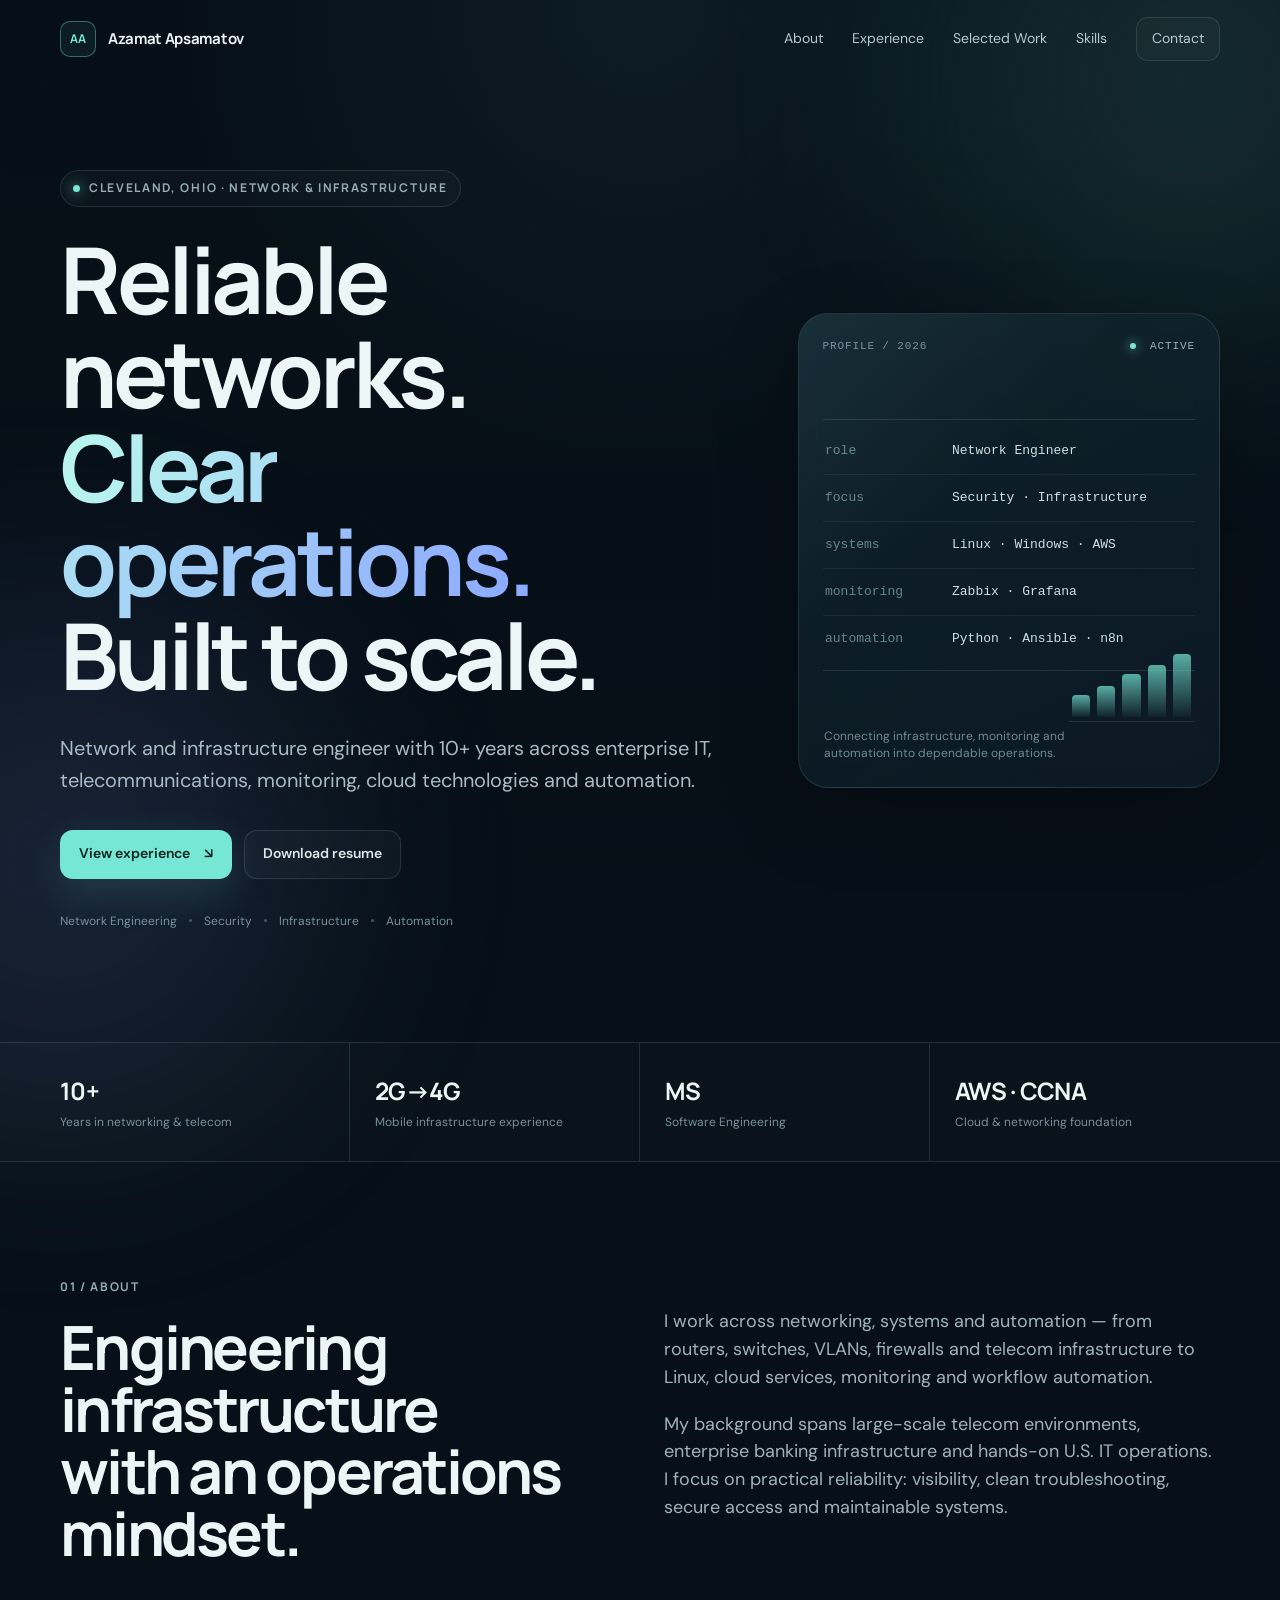
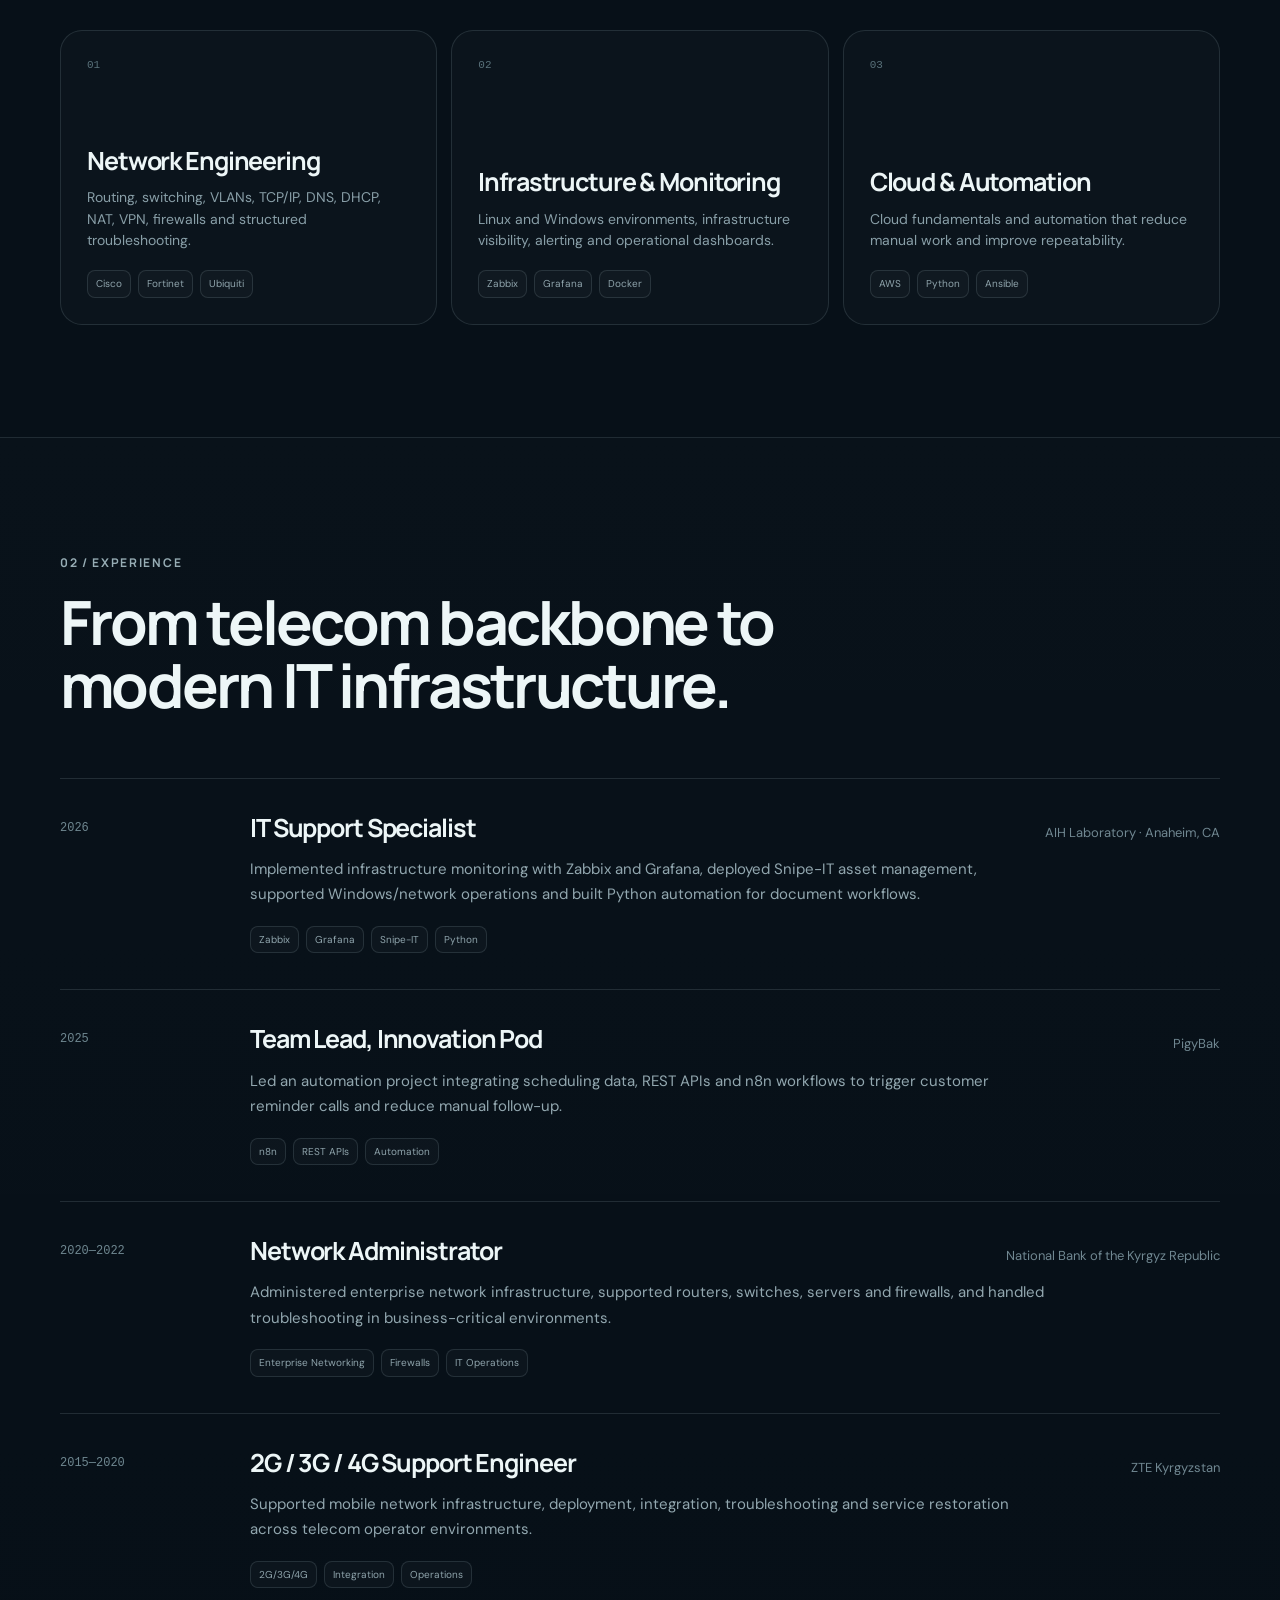
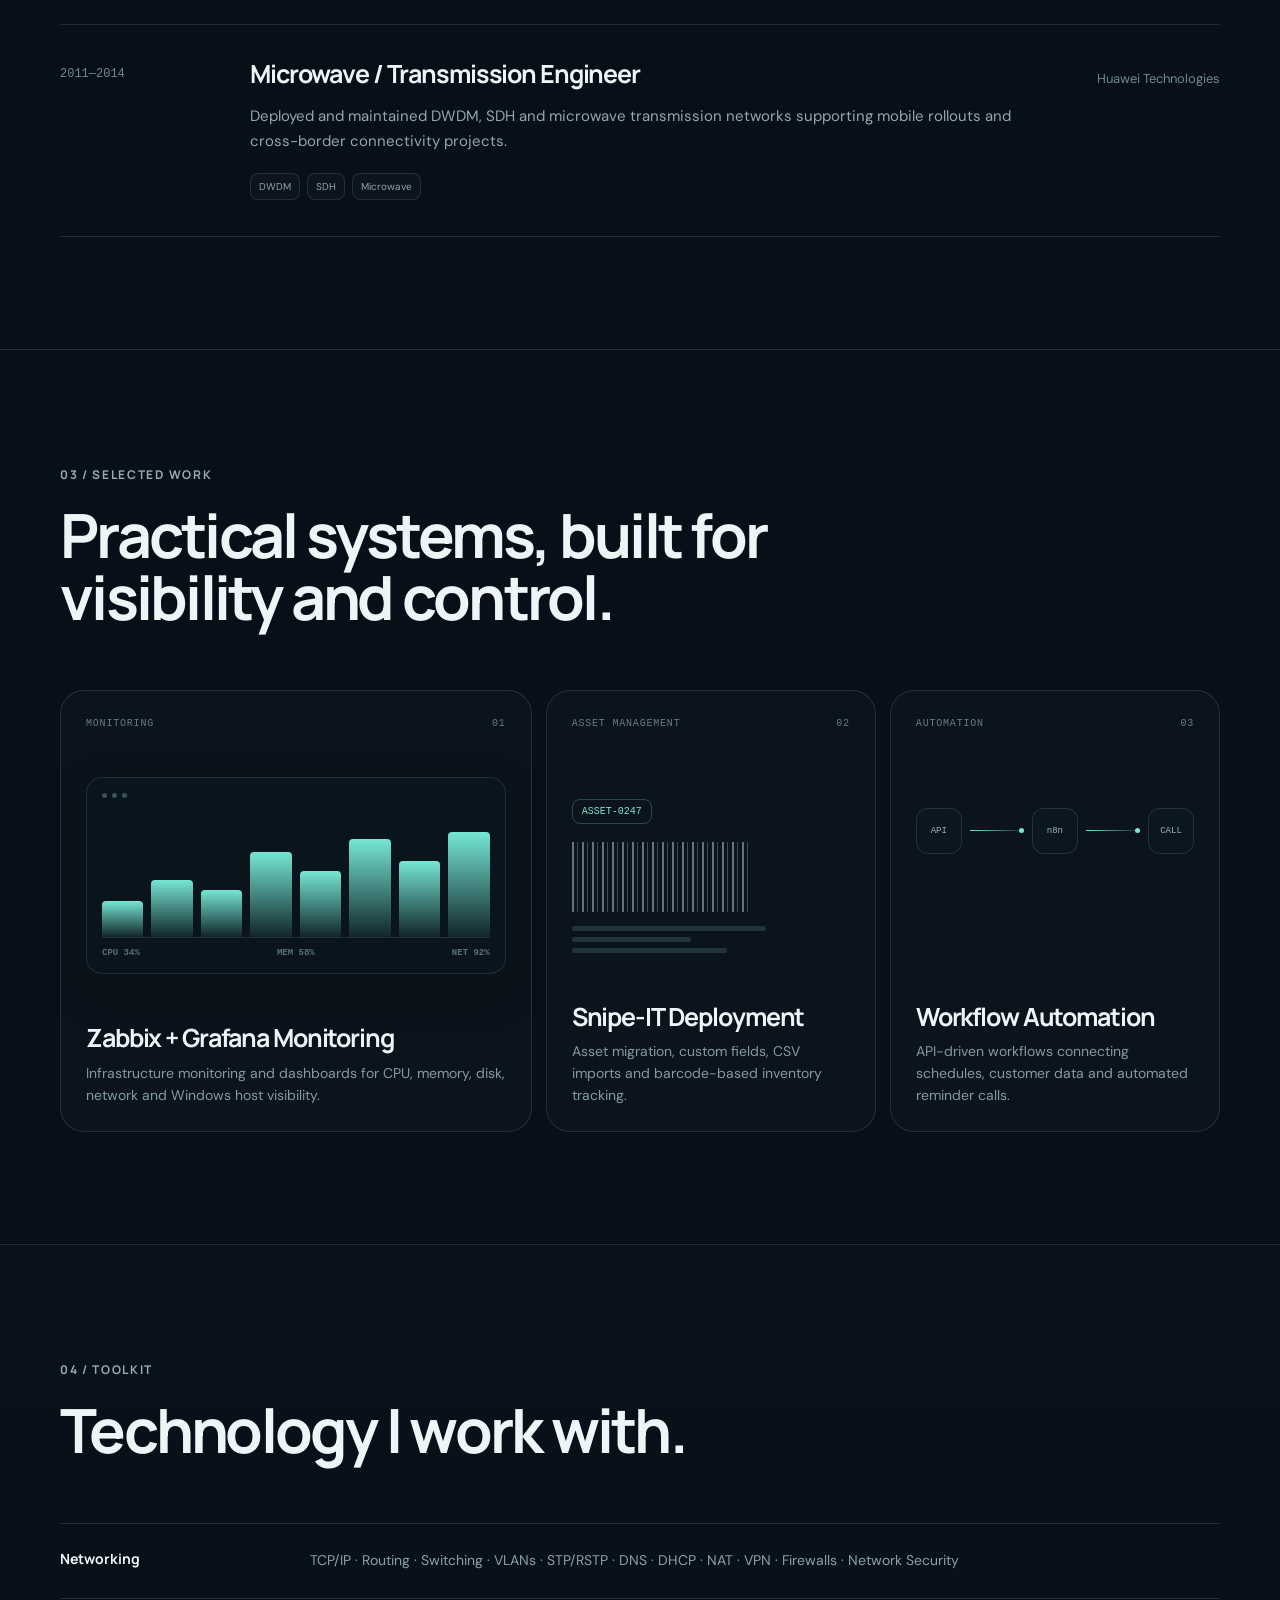
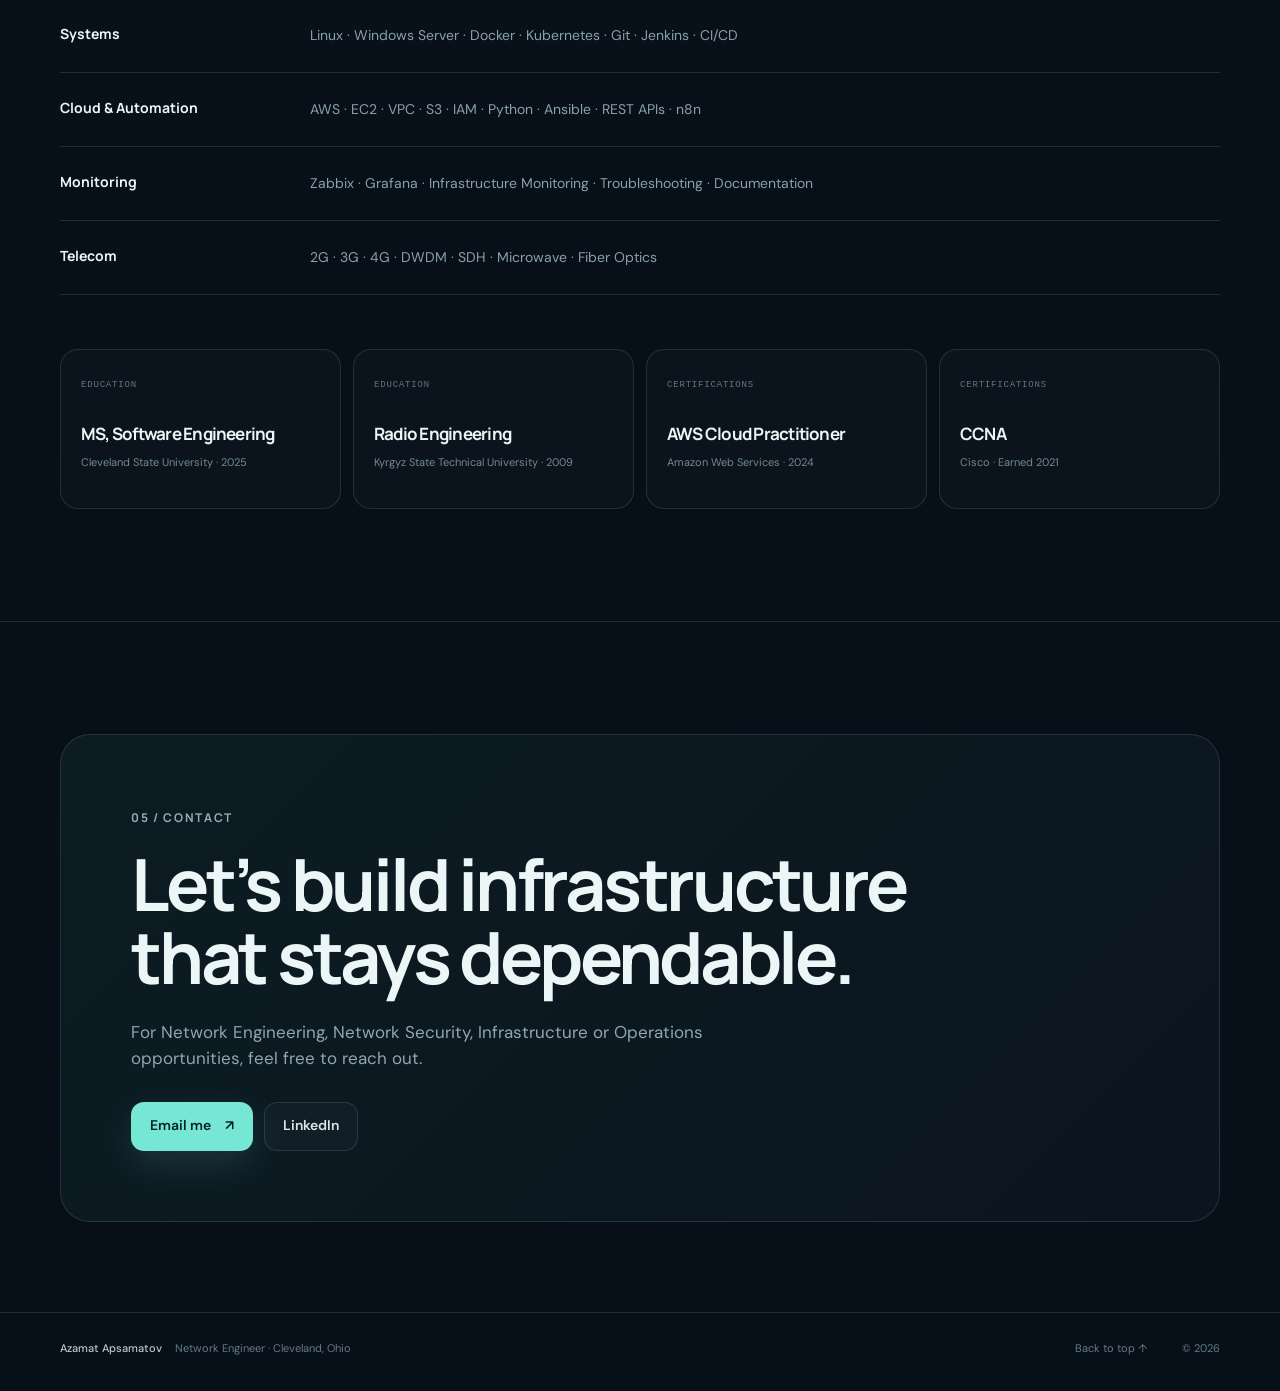
<file: index.html>
<!doctype html>
<html lang="en">
<head>
  <meta charset="utf-8" />
  <meta name="viewport" content="width=device-width, initial-scale=1" />
  <meta name="description" content="Azamat Apsamatov — Network Engineer focused on network security, infrastructure, monitoring, cloud and automation." />
  <meta name="theme-color" content="#071018" />
  <title>Azamat Apsamatov — Network Engineer</title>
  <link rel="preconnect" href="https://fonts.googleapis.com">
  <link rel="preconnect" href="https://fonts.gstatic.com" crossorigin>
  <link href="https://fonts.googleapis.com/css2?family=DM+Sans:wght@400;500;600;700&family=Manrope:wght@500;600;700;800&display=swap" rel="stylesheet">
  <link rel="stylesheet" href="styles.css" />
</head>
<body>
  <canvas id="network-canvas" aria-hidden="true"></canvas>
  <div class="page-glow glow-one" aria-hidden="true"></div>
  <div class="page-glow glow-two" aria-hidden="true"></div>

  <header class="site-header" id="top">
    <div class="container nav-wrap">
      <a class="brand" href="#top" aria-label="Azamat Apsamatov home">
        <span class="brand-mark">AA</span>
        <span class="brand-name">Azamat Apsamatov</span>
      </a>
      <button class="menu-toggle" aria-expanded="false" aria-controls="site-nav" aria-label="Open navigation">
        <span></span><span></span>
      </button>
      <nav class="site-nav" id="site-nav">
        <a href="#about">About</a>
        <a href="#experience">Experience</a>
        <a href="#work">Selected Work</a>
        <a href="#skills">Skills</a>
        <a class="nav-cta" href="#contact">Contact</a>
      </nav>
    </div>
  </header>

  <main>
    <section class="hero section">
      <div class="container hero-grid">
        <div class="hero-copy reveal">
          <div class="eyebrow"><span class="status-dot"></span> Cleveland, Ohio · Network & Infrastructure</div>
          <h1>Reliable networks.<br><span class="gradient-text">Clear operations.</span><br>Built to scale.</h1>
          <p class="hero-lede">Network and infrastructure engineer with 10+ years across enterprise IT, telecommunications, monitoring, cloud technologies and automation.</p>
          <div class="hero-actions">
            <a class="button primary" href="#experience">View experience <span>↘</span></a>
            <a class="button secondary" href="assets/Azamat_Apsamatov_Resume.pdf" target="_blank" rel="noopener">Download resume</a>
          </div>
          <div class="hero-meta">
            <span>Network Engineering</span><i></i><span>Security</span><i></i><span>Infrastructure</span><i></i><span>Automation</span>
          </div>
        </div>

        <div class="hero-panel reveal delay-1" aria-label="Professional profile summary">
          <div class="panel-topline">
            <span>PROFILE / 2026</span>
            <span class="panel-pulse"><b></b> ACTIVE</span>
          </div>
          <div class="terminal-card">
            <div class="terminal-row"><span class="key">role</span><span class="value">Network Engineer</span></div>
            <div class="terminal-row"><span class="key">focus</span><span class="value">Security · Infrastructure</span></div>
            <div class="terminal-row"><span class="key">systems</span><span class="value">Linux · Windows · AWS</span></div>
            <div class="terminal-row"><span class="key">monitoring</span><span class="value">Zabbix · Grafana</span></div>
            <div class="terminal-row"><span class="key">automation</span><span class="value">Python · Ansible · n8n</span></div>
          </div>
          <div class="signal-bars" aria-hidden="true">
            <span style="height:31%"></span><span style="height:45%"></span><span style="height:62%"></span><span style="height:75%"></span><span style="height:91%"></span>
          </div>
          <div class="panel-caption">Connecting infrastructure, monitoring and automation into dependable operations.</div>
        </div>
      </div>
    </section>

    <section class="stats-strip reveal" aria-label="Career highlights">
      <div class="container stats-grid">
        <div class="stat"><strong>10+</strong><span>Years in networking & telecom</span></div>
        <div class="stat"><strong>2G→4G</strong><span>Mobile infrastructure experience</span></div>
        <div class="stat"><strong>MS</strong><span>Software Engineering</span></div>
        <div class="stat"><strong>AWS · CCNA</strong><span>Cloud & networking foundation</span></div>
      </div>
    </section>

    <section class="section" id="about">
      <div class="container split-heading reveal">
        <div>
          <span class="section-kicker">01 / ABOUT</span>
          <h2>Engineering infrastructure with an operations mindset.</h2>
        </div>
        <div class="about-copy">
          <p>I work across networking, systems and automation — from routers, switches, VLANs, firewalls and telecom infrastructure to Linux, cloud services, monitoring and workflow automation.</p>
          <p>My background spans large-scale telecom environments, enterprise banking infrastructure and hands-on U.S. IT operations. I focus on practical reliability: visibility, clean troubleshooting, secure access and maintainable systems.</p>
        </div>
      </div>

      <div class="container capability-grid">
        <article class="capability-card reveal">
          <span class="card-number">01</span>
          <h3>Network Engineering</h3>
          <p>Routing, switching, VLANs, TCP/IP, DNS, DHCP, NAT, VPN, firewalls and structured troubleshooting.</p>
          <div class="card-tags"><span>Cisco</span><span>Fortinet</span><span>Ubiquiti</span></div>
        </article>
        <article class="capability-card reveal delay-1">
          <span class="card-number">02</span>
          <h3>Infrastructure & Monitoring</h3>
          <p>Linux and Windows environments, infrastructure visibility, alerting and operational dashboards.</p>
          <div class="card-tags"><span>Zabbix</span><span>Grafana</span><span>Docker</span></div>
        </article>
        <article class="capability-card reveal delay-2">
          <span class="card-number">03</span>
          <h3>Cloud & Automation</h3>
          <p>Cloud fundamentals and automation that reduce manual work and improve repeatability.</p>
          <div class="card-tags"><span>AWS</span><span>Python</span><span>Ansible</span></div>
        </article>
      </div>
    </section>

    <section class="section section-bordered" id="experience">
      <div class="container">
        <div class="section-heading reveal">
          <span class="section-kicker">02 / EXPERIENCE</span>
          <h2>From telecom backbone to modern IT infrastructure.</h2>
        </div>

        <div class="timeline">
          <article class="timeline-item reveal">
            <div class="timeline-date">2026</div>
            <div class="timeline-content">
              <div class="role-line"><h3>IT Support Specialist</h3><span>AIH Laboratory · Anaheim, CA</span></div>
              <p>Implemented infrastructure monitoring with Zabbix and Grafana, deployed Snipe-IT asset management, supported Windows/network operations and built Python automation for document workflows.</p>
              <div class="inline-tags"><span>Zabbix</span><span>Grafana</span><span>Snipe-IT</span><span>Python</span></div>
            </div>
          </article>

          <article class="timeline-item reveal">
            <div class="timeline-date">2025</div>
            <div class="timeline-content">
              <div class="role-line"><h3>Team Lead, Innovation Pod</h3><span>PigyBak</span></div>
              <p>Led an automation project integrating scheduling data, REST APIs and n8n workflows to trigger customer reminder calls and reduce manual follow-up.</p>
              <div class="inline-tags"><span>n8n</span><span>REST APIs</span><span>Automation</span></div>
            </div>
          </article>

          <article class="timeline-item reveal">
            <div class="timeline-date">2020—2022</div>
            <div class="timeline-content">
              <div class="role-line"><h3>Network Administrator</h3><span>National Bank of the Kyrgyz Republic</span></div>
              <p>Administered enterprise network infrastructure, supported routers, switches, servers and firewalls, and handled troubleshooting in business-critical environments.</p>
              <div class="inline-tags"><span>Enterprise Networking</span><span>Firewalls</span><span>IT Operations</span></div>
            </div>
          </article>

          <article class="timeline-item reveal">
            <div class="timeline-date">2015—2020</div>
            <div class="timeline-content">
              <div class="role-line"><h3>2G / 3G / 4G Support Engineer</h3><span>ZTE Kyrgyzstan</span></div>
              <p>Supported mobile network infrastructure, deployment, integration, troubleshooting and service restoration across telecom operator environments.</p>
              <div class="inline-tags"><span>2G/3G/4G</span><span>Integration</span><span>Operations</span></div>
            </div>
          </article>

          <article class="timeline-item reveal">
            <div class="timeline-date">2011—2014</div>
            <div class="timeline-content">
              <div class="role-line"><h3>Microwave / Transmission Engineer</h3><span>Huawei Technologies</span></div>
              <p>Deployed and maintained DWDM, SDH and microwave transmission networks supporting mobile rollouts and cross-border connectivity projects.</p>
              <div class="inline-tags"><span>DWDM</span><span>SDH</span><span>Microwave</span></div>
            </div>
          </article>
        </div>
      </div>
    </section>

    <section class="section" id="work">
      <div class="container">
        <div class="section-heading reveal">
          <span class="section-kicker">03 / SELECTED WORK</span>
          <h2>Practical systems, built for visibility and control.</h2>
        </div>

        <div class="work-grid">
          <article class="work-card featured reveal">
            <div class="work-card-top"><span>MONITORING</span><span>01</span></div>
            <div class="monitor-ui" aria-hidden="true">
              <div class="monitor-head"><i></i><i></i><i></i></div>
              <div class="monitor-chart"><span></span><span></span><span></span><span></span><span></span><span></span><span></span><span></span></div>
              <div class="monitor-metrics"><b>CPU 34%</b><b>MEM 58%</b><b>NET 92%</b></div>
            </div>
            <h3>Zabbix + Grafana Monitoring</h3>
            <p>Infrastructure monitoring and dashboards for CPU, memory, disk, network and Windows host visibility.</p>
          </article>

          <article class="work-card reveal delay-1">
            <div class="work-card-top"><span>ASSET MANAGEMENT</span><span>02</span></div>
            <div class="asset-visual" aria-hidden="true">
              <div class="asset-chip">ASSET-0247</div>
              <div class="barcode"></div>
              <div class="asset-lines"><i></i><i></i><i></i></div>
            </div>
            <h3>Snipe-IT Deployment</h3>
            <p>Asset migration, custom fields, CSV imports and barcode-based inventory tracking.</p>
          </article>

          <article class="work-card reveal delay-2">
            <div class="work-card-top"><span>AUTOMATION</span><span>03</span></div>
            <div class="flow-visual" aria-hidden="true">
              <span>API</span><i></i><span>n8n</span><i></i><span>CALL</span>
            </div>
            <h3>Workflow Automation</h3>
            <p>API-driven workflows connecting schedules, customer data and automated reminder calls.</p>
          </article>
        </div>
      </div>
    </section>

    <section class="section section-bordered" id="skills">
      <div class="container">
        <div class="section-heading reveal">
          <span class="section-kicker">04 / TOOLKIT</span>
          <h2>Technology I work with.</h2>
        </div>
        <div class="skills-matrix reveal">
          <div class="skill-row"><strong>Networking</strong><p>TCP/IP · Routing · Switching · VLANs · STP/RSTP · DNS · DHCP · NAT · VPN · Firewalls · Network Security</p></div>
          <div class="skill-row"><strong>Systems</strong><p>Linux · Windows Server · Docker · Kubernetes · Git · Jenkins · CI/CD</p></div>
          <div class="skill-row"><strong>Cloud & Automation</strong><p>AWS · EC2 · VPC · S3 · IAM · Python · Ansible · REST APIs · n8n</p></div>
          <div class="skill-row"><strong>Monitoring</strong><p>Zabbix · Grafana · Infrastructure Monitoring · Troubleshooting · Documentation</p></div>
          <div class="skill-row"><strong>Telecom</strong><p>2G · 3G · 4G · DWDM · SDH · Microwave · Fiber Optics</p></div>
        </div>

        <div class="education-grid reveal">
          <div class="edu-card"><span>EDUCATION</span><h3>MS, Software Engineering</h3><p>Cleveland State University · 2025</p></div>
          <div class="edu-card"><span>EDUCATION</span><h3>Radio Engineering</h3><p>Kyrgyz State Technical University · 2009</p></div>
          <div class="edu-card"><span>CERTIFICATIONS</span><h3>AWS Cloud Practitioner</h3><p>Amazon Web Services · 2024</p></div>
          <div class="edu-card"><span>CERTIFICATIONS</span><h3>CCNA</h3><p>Cisco · Earned 2021</p></div>
        </div>
      </div>
    </section>

    <section class="section contact-section" id="contact">
      <div class="container contact-box reveal">
        <span class="section-kicker">05 / CONTACT</span>
        <h2>Let’s build infrastructure that stays dependable.</h2>
        <p>For Network Engineering, Network Security, Infrastructure or Operations opportunities, feel free to reach out.</p>
        <div class="contact-actions">
          <a class="button primary" href="mailto:azakgzuu@gmail.com">Email me <span>↗</span></a>
          <a class="button secondary" href="https://www.linkedin.com/in/azamat-apsamatov-b1b097a9" target="_blank" rel="noopener">LinkedIn</a>
        </div>
      </div>
    </section>
  </main>

  <footer class="site-footer">
    <div class="container footer-inner">
      <div><strong>Azamat Apsamatov</strong><span>Network Engineer · Cleveland, Ohio</span></div>
      <a href="#top">Back to top ↑</a>
      <span>© <span id="year"></span></span>
    </div>
  </footer>

  <script src="script.js"></script>
</body>
</html>
</file>
<file: styles.css>
:root{
  --bg:#071018;
  --bg-2:#0a1620;
  --panel:rgba(15,29,40,.72);
  --panel-solid:#0e1b25;
  --text:#edf6f7;
  --muted:#94a8b2;
  --line:rgba(199,230,234,.13);
  --accent:#76e7d4;
  --accent-2:#8ca8ff;
  --accent-3:#baf7ee;
  --radius:24px;
  --shadow:0 26px 80px rgba(0,0,0,.24);
}
*{box-sizing:border-box}
html{scroll-behavior:smooth}
body{margin:0;background:var(--bg);color:var(--text);font-family:"DM Sans",system-ui,sans-serif;line-height:1.55;overflow-x:hidden}
a{color:inherit;text-decoration:none}
button{font:inherit}
::selection{background:rgba(118,231,212,.24);color:#fff}
.container{width:min(1160px,calc(100% - 40px));margin:0 auto;position:relative;z-index:2}
.section{padding:112px 0}
.section-bordered{border-top:1px solid var(--line);border-bottom:1px solid var(--line);background:linear-gradient(180deg,rgba(255,255,255,.012),rgba(255,255,255,0))}
#network-canvas{position:fixed;inset:0;width:100%;height:100%;z-index:-3;opacity:.42;pointer-events:none}
body:before{content:"";position:fixed;inset:0;z-index:-2;pointer-events:none;background:radial-gradient(circle at 50% 0%,rgba(78,140,157,.1),transparent 42%),linear-gradient(rgba(7,16,24,.9),rgba(7,16,24,.98))}
.page-glow{position:fixed;width:520px;height:520px;border-radius:50%;filter:blur(120px);z-index:-1;pointer-events:none;opacity:.12}
.glow-one{top:-180px;right:-170px;background:var(--accent)}
.glow-two{bottom:-220px;left:-200px;background:var(--accent-2)}
.site-header{position:fixed;top:0;left:0;right:0;z-index:20;border-bottom:1px solid transparent;transition:.3s ease}
.site-header.scrolled{background:rgba(7,16,24,.78);backdrop-filter:blur(18px);border-color:var(--line)}
.nav-wrap{height:78px;display:flex;align-items:center;justify-content:space-between}
.brand{display:flex;align-items:center;gap:12px;font-family:"Manrope",sans-serif;font-weight:700;letter-spacing:-.02em}
.brand-mark{width:36px;height:36px;border:1px solid rgba(118,231,212,.4);border-radius:10px;display:grid;place-items:center;font-size:12px;color:var(--accent);background:rgba(118,231,212,.06)}
.brand-name{font-size:15px}
.site-nav{display:flex;align-items:center;gap:29px;font-size:14px;color:#b7c7ce}
.site-nav a{transition:.2s ease}.site-nav a:hover{color:#fff}
.nav-cta{border:1px solid var(--line);padding:10px 15px;border-radius:12px;background:rgba(255,255,255,.025)}
.menu-toggle{display:none;background:none;border:0;color:#fff;padding:8px}.menu-toggle span{display:block;width:23px;height:1px;background:#fff;margin:6px 0}
.hero{padding-top:170px;min-height:100vh;display:flex;align-items:center}
.hero-grid{display:grid;grid-template-columns:1.22fr .78fr;gap:78px;align-items:center}
.eyebrow,.section-kicker{font-family:"Manrope",sans-serif;font-size:12px;letter-spacing:.14em;text-transform:uppercase;color:#97adb5;font-weight:700}
.eyebrow{display:inline-flex;align-items:center;gap:9px;border:1px solid var(--line);padding:8px 12px;border-radius:999px;background:rgba(255,255,255,.022)}
.status-dot{width:7px;height:7px;border-radius:50%;background:var(--accent);box-shadow:0 0 14px var(--accent)}
h1,h2,h3{font-family:"Manrope",sans-serif;margin:0;line-height:1.02;letter-spacing:-.045em}
h1{font-size:clamp(54px,7.2vw,96px);max-width:900px;margin-top:25px;font-weight:700}
.gradient-text{background:linear-gradient(100deg,var(--accent-3),var(--accent-2));background-clip:text;-webkit-background-clip:text;color:transparent}
.hero-lede{font-size:20px;line-height:1.6;max-width:690px;color:#a8bbc3;margin:30px 0 0}
.hero-actions{display:flex;gap:12px;margin-top:34px;flex-wrap:wrap}
.button{min-height:49px;padding:0 18px;border-radius:13px;display:inline-flex;align-items:center;justify-content:center;gap:14px;font-size:14px;font-weight:600;border:1px solid transparent;transition:.25s ease}
.button:hover{transform:translateY(-2px)}
.button.primary{background:var(--accent);color:#06221e;box-shadow:0 13px 40px rgba(118,231,212,.15)}
.button.secondary{border-color:var(--line);background:rgba(255,255,255,.028);color:#dbe7ea}.button.secondary:hover{border-color:rgba(118,231,212,.28)}
.hero-meta{display:flex;gap:12px;align-items:center;color:#78909a;font-size:12px;margin-top:33px;flex-wrap:wrap}.hero-meta i{width:3px;height:3px;border-radius:50%;background:#415963}
.hero-panel{min-height:475px;border:1px solid var(--line);border-radius:30px;padding:24px;background:linear-gradient(145deg,rgba(20,40,51,.83),rgba(8,21,30,.68));box-shadow:var(--shadow);backdrop-filter:blur(14px);position:relative;overflow:hidden}
.hero-panel:before{content:"";position:absolute;inset:0;background:linear-gradient(135deg,rgba(118,231,212,.06),transparent 38%,rgba(140,168,255,.04));pointer-events:none}
.panel-topline{display:flex;justify-content:space-between;font-family:monospace;font-size:11px;letter-spacing:.08em;color:#76909a}
.panel-pulse{color:#9ab2ba}.panel-pulse b{display:inline-block;width:6px;height:6px;border-radius:50%;background:var(--accent);margin-right:7px;box-shadow:0 0 11px var(--accent)}
.terminal-card{margin-top:64px;border-top:1px solid var(--line);border-bottom:1px solid var(--line);padding:8px 0}
.terminal-row{display:grid;grid-template-columns:115px 1fr;gap:12px;padding:13px 2px;border-bottom:1px solid rgba(199,230,234,.07);font-family:monospace;font-size:13px}.terminal-row:last-child{border:0}.key{color:#68848f}.value{color:#cde1e4}
.signal-bars{position:absolute;right:25px;bottom:65px;width:125px;height:74px;display:flex;align-items:flex-end;gap:7px;border-bottom:1px solid var(--line);padding:0 3px 4px}.signal-bars span{display:block;flex:1;background:linear-gradient(var(--accent),rgba(118,231,212,.05));border-radius:4px 4px 0 0;opacity:.72}
.panel-caption{position:absolute;left:25px;bottom:24px;max-width:250px;color:#708992;font-size:12px;line-height:1.45}
.stats-strip{border-top:1px solid var(--line);border-bottom:1px solid var(--line);background:rgba(255,255,255,.015)}
.stats-grid{display:grid;grid-template-columns:repeat(4,1fr)}
.stat{padding:29px 25px;border-right:1px solid var(--line)}.stat:first-child{padding-left:0}.stat:last-child{border-right:0}.stat strong{display:block;font-family:"Manrope",sans-serif;font-size:24px;letter-spacing:-.03em}.stat span{display:block;color:#78909a;font-size:12px;margin-top:4px}
.split-heading{display:grid;grid-template-columns:.95fr 1.05fr;gap:100px;align-items:start}.split-heading h2,.section-heading h2{font-size:clamp(38px,5vw,61px);margin-top:17px;max-width:740px}.about-copy{padding-top:34px}.about-copy p{font-size:18px;color:#a0b3bb;margin:0 0 19px}
.capability-grid{display:grid;grid-template-columns:repeat(3,1fr);gap:14px;margin-top:65px}.capability-card{border:1px solid var(--line);border-radius:22px;padding:26px;background:rgba(255,255,255,.018);min-height:295px;display:flex;flex-direction:column;transition:.3s ease}.capability-card:hover{transform:translateY(-5px);background:rgba(255,255,255,.03);border-color:rgba(118,231,212,.22)}.card-number{font-family:monospace;color:#59717a;font-size:11px}.capability-card h3{font-size:25px;margin-top:auto;margin-bottom:14px}.capability-card p{color:#899fa8;margin:0;font-size:14px}.card-tags,.inline-tags{display:flex;gap:7px;flex-wrap:wrap;margin-top:18px}.card-tags span,.inline-tags span{border:1px solid var(--line);background:rgba(255,255,255,.025);padding:5px 8px;border-radius:8px;font-size:10px;color:#8fa4ac}
.section-heading{margin-bottom:62px}
.timeline{border-top:1px solid var(--line)}.timeline-item{display:grid;grid-template-columns:190px 1fr;padding:36px 0;border-bottom:1px solid var(--line);transition:.25s ease}.timeline-item:hover{padding-left:10px}.timeline-date{font-family:monospace;color:#6f8790;font-size:12px;padding-top:4px}.role-line{display:flex;align-items:baseline;justify-content:space-between;gap:30px}.role-line h3{font-size:25px}.role-line span{font-size:13px;color:#708791;text-align:right}.timeline-content p{max-width:800px;color:#92a7af;margin:14px 0 0;font-size:15px;line-height:1.7}
.work-grid{display:grid;grid-template-columns:1.25fr .875fr .875fr;gap:14px}.work-card{border:1px solid var(--line);border-radius:24px;padding:25px;background:rgba(255,255,255,.018);min-height:420px;display:flex;flex-direction:column;overflow:hidden;transition:.3s ease}.work-card:hover{transform:translateY(-5px);border-color:rgba(118,231,212,.22)}.work-card-top{display:flex;justify-content:space-between;font-family:monospace;font-size:10px;letter-spacing:.08em;color:#647d86}.work-card h3{font-size:25px;margin-top:auto}.work-card p{color:#849aa3;font-size:14px;margin:12px 0 0}.monitor-ui{margin:45px 0 38px;border:1px solid var(--line);border-radius:16px;background:#09141c;padding:15px;box-shadow:0 16px 50px rgba(0,0,0,.2)}.monitor-head{display:flex;gap:5px}.monitor-head i{width:5px;height:5px;background:#38515a;border-radius:50%}.monitor-chart{height:120px;margin-top:20px;display:flex;gap:8px;align-items:flex-end;border-bottom:1px solid #20313a}.monitor-chart span{flex:1;background:linear-gradient(var(--accent),rgba(118,231,212,.08));border-radius:4px 4px 0 0}.monitor-chart span:nth-child(1){height:30%}.monitor-chart span:nth-child(2){height:48%}.monitor-chart span:nth-child(3){height:39%}.monitor-chart span:nth-child(4){height:71%}.monitor-chart span:nth-child(5){height:55%}.monitor-chart span:nth-child(6){height:82%}.monitor-chart span:nth-child(7){height:64%}.monitor-chart span:nth-child(8){height:88%}.monitor-metrics{display:flex;justify-content:space-between;margin-top:10px;color:#56727c;font:9px monospace}.asset-visual{margin:65px 0 45px}.asset-chip{display:inline-block;border:1px solid rgba(118,231,212,.25);color:var(--accent);padding:6px 9px;border-radius:8px;font:10px monospace}.barcode{height:70px;width:180px;margin-top:18px;background:repeating-linear-gradient(90deg,#adc2c7 0 2px,transparent 2px 5px,#607b84 5px 6px,transparent 6px 10px);opacity:.55}.asset-lines{margin-top:14px}.asset-lines i{display:block;height:5px;background:#21343d;border-radius:6px;margin:6px 0}.asset-lines i:nth-child(1){width:70%}.asset-lines i:nth-child(2){width:43%}.asset-lines i:nth-child(3){width:56%}.flow-visual{margin:76px 0 62px;display:flex;align-items:center;gap:8px}.flow-visual span{width:46px;height:46px;border:1px solid var(--line);border-radius:12px;display:grid;place-items:center;font:9px monospace;color:#9cb2ba;background:#0a1720}.flow-visual i{height:1px;flex:1;background:linear-gradient(90deg,var(--accent),rgba(118,231,212,.09));position:relative}.flow-visual i:after{content:"";position:absolute;right:0;top:-2px;width:5px;height:5px;border-radius:50%;background:var(--accent)}
.skills-matrix{border-top:1px solid var(--line)}.skill-row{display:grid;grid-template-columns:210px 1fr;gap:40px;padding:24px 0;border-bottom:1px solid var(--line)}.skill-row strong{font-family:"Manrope",sans-serif;font-size:14px}.skill-row p{margin:0;color:#8aa0a9;font-size:14px;line-height:1.8}
.education-grid{display:grid;grid-template-columns:repeat(4,1fr);gap:12px;margin-top:54px}.edu-card{border:1px solid var(--line);border-radius:18px;padding:20px;min-height:160px;background:rgba(255,255,255,.018)}.edu-card span{font:9px monospace;color:#5e7780;letter-spacing:.09em}.edu-card h3{font-size:17px;line-height:1.35;margin-top:28px}.edu-card p{font-size:11px;color:#718991;margin:8px 0 0}
.contact-section{padding-bottom:90px}.contact-box{border:1px solid var(--line);border-radius:30px;padding:70px;background:linear-gradient(135deg,rgba(118,231,212,.055),rgba(140,168,255,.035));overflow:hidden}.contact-box h2{font-size:clamp(42px,6vw,72px);max-width:880px;margin-top:17px}.contact-box p{color:#91a7af;font-size:17px;max-width:680px;margin:25px 0 0}.contact-actions{display:flex;gap:11px;margin-top:30px;flex-wrap:wrap}
.site-footer{border-top:1px solid var(--line);padding:27px 0 35px}.footer-inner{display:grid;grid-template-columns:1fr auto auto;align-items:center;gap:35px;color:#637b84;font-size:11px}.footer-inner div{display:flex;gap:13px}.footer-inner strong{color:#b8c9ce;font-weight:500}.footer-inner a:hover{color:#fff}
.reveal{opacity:0;transform:translateY(20px);transition:opacity .75s cubic-bezier(.2,.7,.2,1),transform .75s cubic-bezier(.2,.7,.2,1)}.reveal.visible{opacity:1;transform:none}.delay-1{transition-delay:.08s}.delay-2{transition-delay:.16s}
@media(max-width:980px){.hero-grid{grid-template-columns:1fr;gap:50px}.hero-panel{max-width:620px}.split-heading{grid-template-columns:1fr;gap:25px}.about-copy{padding-top:0}.capability-grid,.education-grid{grid-template-columns:repeat(2,1fr)}.work-grid{grid-template-columns:1fr 1fr}.work-card.featured{grid-column:1/-1}.stats-grid{grid-template-columns:repeat(2,1fr)}.stat:nth-child(2){border-right:0}.stat:nth-child(-n+2){border-bottom:1px solid var(--line)} }
@media(max-width:720px){.container{width:min(100% - 26px,1160px)}.section{padding:78px 0}.site-nav{position:absolute;top:67px;left:13px;right:13px;display:none;flex-direction:column;align-items:stretch;background:#0b1821;border:1px solid var(--line);border-radius:17px;padding:16px;box-shadow:var(--shadow)}.site-nav.open{display:flex}.menu-toggle{display:block}.brand-name{display:none}.hero{padding-top:125px;min-height:auto}.hero-grid{gap:38px}h1{font-size:clamp(47px,14vw,68px)}.hero-lede{font-size:17px}.hero-panel{min-height:415px}.terminal-card{margin-top:45px}.terminal-row{grid-template-columns:95px 1fr;font-size:11px}.stats-grid{grid-template-columns:1fr 1fr}.stat{padding:22px 14px}.stat:first-child{padding-left:0}.stat strong{font-size:19px}.capability-grid,.work-grid,.education-grid{grid-template-columns:1fr}.work-card.featured{grid-column:auto}.timeline-item{grid-template-columns:1fr;gap:11px}.timeline-date{padding:0}.role-line{display:block}.role-line span{display:block;text-align:left;margin-top:7px}.skill-row{grid-template-columns:1fr;gap:8px}.contact-box{padding:36px 24px}.footer-inner{grid-template-columns:1fr auto}.footer-inner>span{grid-column:1/-1}.footer-inner div{display:block}.footer-inner div span{display:block;margin-top:4px}}
@media(prefers-reduced-motion:reduce){html{scroll-behavior:auto}.reveal{opacity:1;transform:none;transition:none}.button,.capability-card,.work-card,.timeline-item{transition:none}#network-canvas{display:none}}
</file>
